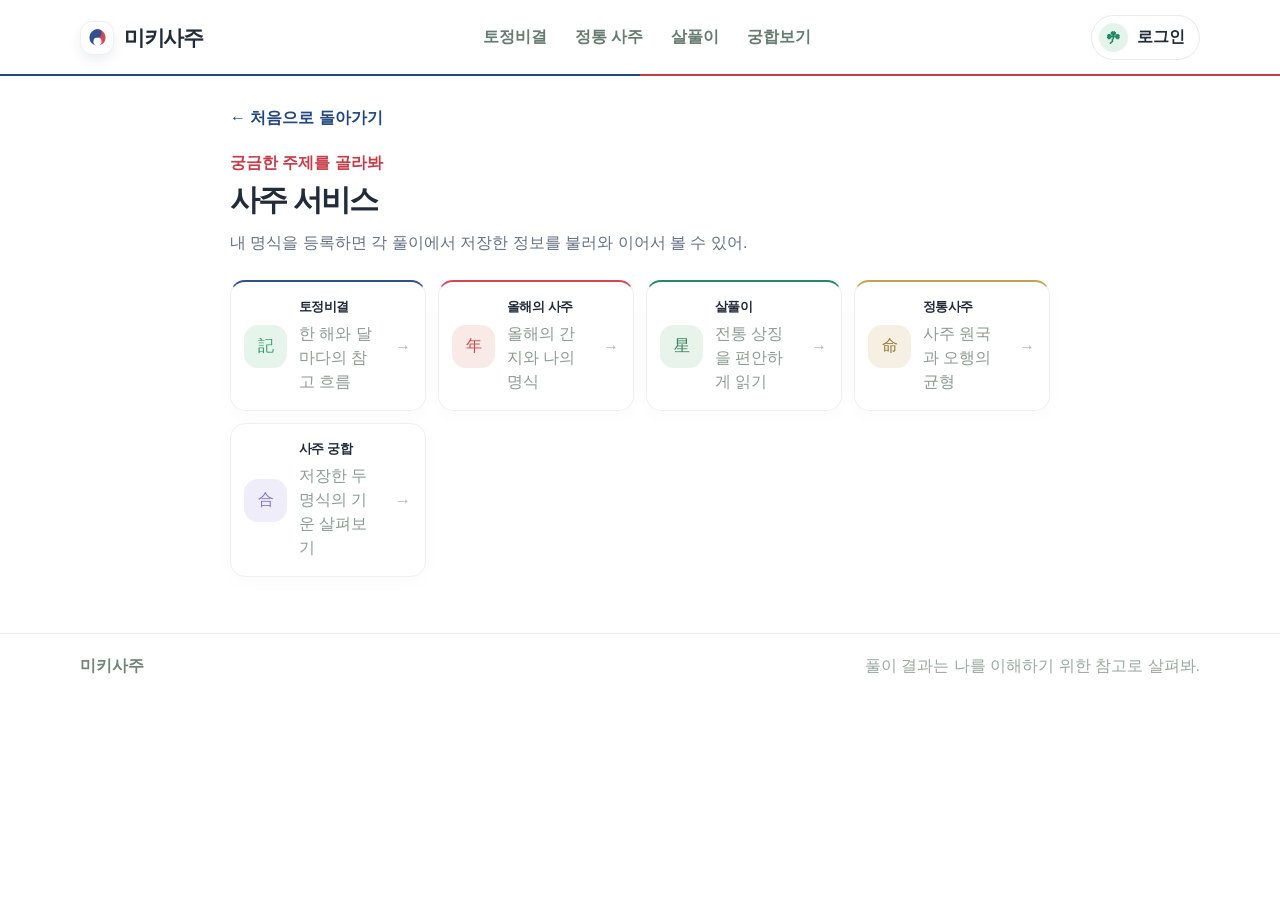
<file: html/services.html>
<!doctype html>
<html lang="ko">
<head>
  <meta charset="utf-8">
  <meta name="viewport" content="width=device-width, initial-scale=1">
  <meta name="theme-color" content="#f7f7f5">
  <title>사주 서비스 | 미키사주</title>
  <link rel="stylesheet" href="../css/style.css">
</head>
<body>
  <div class="app service-page-app">
    <header class="topbar"><div class="topbar-inner">
      <a class="brand" href="index.html" aria-label="미키사주 홈"><span class="brand-mark" aria-hidden="true"><svg viewBox="0 0 24 24" fill="none"><path d="M12 3.5a8.5 8.5 0 0 1 0 17 4.25 4.25 0 0 0 0-8.5 4.25 4.25 0 0 1 0-8.5Z" fill="#D74750"/><path d="M12 3.5a8.5 8.5 0 0 0 0 17 4.25 4.25 0 0 1 0-8.5 4.25 4.25 0 0 0 0-8.5Z" fill="#31518A"/></svg></span><span>미키사주</span></a>
      <nav class="top-links" aria-label="주요 메뉴"><a href="tojeong.html">토정비결</a><a href="classic-saju.html">정통 사주</a><a href="sal-pul-i.html">살풀이</a><a href="compatibility.html">궁합보기</a></nav>
      <a class="profile-button profile-link" id="home-member-link" data-site-member-link href="member.html"><span class="profile-avatar" aria-hidden="true">☘</span><span data-site-member-label>로그인</span></a>
    </div></header>
    <main class="service-page-main">
      <a class="service-back-link" href="index.html">← 처음으로 돌아가기</a>
      <section class="service-page-intro"><span class="result-eyebrow">궁금한 주제를 골라봐</span><h1>사주 서비스</h1><p>내 명식을 등록하면 각 풀이에서 저장한 정보를 불러와 이어서 볼 수 있어.</p></section>
      <div class="service-grid service-directory-grid">
        <a class="service-card service-card-toto" href="tojeong.html"><span class="service-icon mint" aria-hidden="true">記</span><span class="service-text"><strong>토정비결</strong><span>한 해와 달마다의 참고 흐름</span></span><span class="service-arrow" aria-hidden="true">→</span></a>
        <a class="service-card service-card-year" href="year-saju.html"><span class="service-icon lilac" aria-hidden="true">年</span><span class="service-text"><strong>올해의 사주</strong><span>올해의 간지와 나의 명식</span></span><span class="service-arrow" aria-hidden="true">→</span></a>
        <a class="service-card service-card-sal" href="sal-pul-i.html"><span class="service-icon peach" aria-hidden="true">星</span><span class="service-text"><strong>살풀이</strong><span>전통 상징을 편안하게 읽기</span></span><span class="service-arrow" aria-hidden="true">→</span></a>
        <a class="service-card service-card-classic" href="classic-saju.html"><span class="service-icon mint" aria-hidden="true">命</span><span class="service-text"><strong>정통사주</strong><span>사주 원국과 오행의 균형</span></span><span class="service-arrow" aria-hidden="true">→</span></a>
        <a class="service-card" href="compatibility.html"><span class="service-icon lilac" aria-hidden="true">合</span><span class="service-text"><strong>사주 궁합</strong><span>저장한 두 명식의 기운 살펴보기</span></span><span class="service-arrow" aria-hidden="true">→</span></a>
      </div>
    </main>
    <footer><div class="footer-inner"><span class="footer-brand">미키사주</span><span>풀이 결과는 나를 이해하기 위한 참고로 살펴봐.</span></div></footer>
  </div>
</body>
</html>
</file>
<file: css/style.css>
:root {
      color-scheme: light;
      --ink: #18382f;
      --muted: #80928a;
      --green: #258765;
      --green-dark: #176b50;
      --mint: #dff3e9;
      --line: #e8efea;
      --paper: #ffffff;
      --bg: #f5f9f6;
      --shadow: 0 16px 46px rgba(35, 82, 62, .08);
    }

    * { box-sizing: border-box; }
    body {
      margin: 0;
      background: var(--bg);
      color: var(--ink);
      font-family: Pretendard, -apple-system, BlinkMacSystemFont, "Segoe UI", "Noto Sans KR", sans-serif;
      -webkit-font-smoothing: antialiased;
    }
    button, input { font: inherit; }
    button { color: inherit; }
    a { color: inherit; text-decoration: none; }
    .app { min-height: 100vh; overflow: hidden; }
    .topbar {
      height: 76px;
      background: rgba(255,255,255,.88);
      border-bottom: 1px solid rgba(226,237,230,.8);
    }
    .topbar-inner, main, .footer-inner {
      width: min(1120px, calc(100% - 48px));
      margin: 0 auto;
    }
    .topbar-inner {
      height: 100%;
      display: flex;
      align-items: center;
      justify-content: space-between;
    }
    .brand { display: inline-flex; align-items: center; gap: 10px; font-weight: 800; letter-spacing: -.06em; font-size: 21px; }
    .brand-mark {
      width: 34px;
      height: 34px;
      display: grid;
      place-items: center;
      border-radius: 12px;
      color: white;
      background: linear-gradient(145deg, #79cba1, #258765);
      box-shadow: 0 5px 12px rgba(37,135,101,.2);
    }
    .brand-mark svg { width: 20px; height: 20px; }
    .top-links { display: flex; align-items: center; gap: 36px; color: #667b71; font-size: 14px; font-weight: 600; }
    .top-links a:hover { color: var(--green); }
    .profile-button {
      display: flex;
      align-items: center;
      gap: 9px;
      border: 1px solid var(--line);
      border-radius: 999px;
      background: white;
      padding: 7px 14px 7px 7px;
      font-size: 13px;
      font-weight: 700;
      cursor: pointer;
    }
    .profile-avatar {
      width: 29px; height: 29px; display: grid; place-items: center;
      border-radius: 50%; background: #e5f4eb; color: var(--green); font-size: 15px;
    }
    main { padding: 36px 0 72px; }
    .welcome { display: flex; justify-content: space-between; align-items: end; margin-bottom: 22px; }
    .eyebrow { display: flex; align-items: center; gap: 7px; color: var(--green); font-size: 12px; font-weight: 800; letter-spacing: .08em; }
    .eyebrow-dot { width: 6px; height: 6px; border-radius: 50%; background: #6ab68e; }
    h1 { font-size: clamp(25px, 3vw, 32px); letter-spacing: -.055em; line-height: 1.35; margin: 8px 0 0; font-weight: 750; }
    .date { display: flex; align-items: center; gap: 8px; color: #82948b; font-size: 13px; padding-bottom: 5px; }
    .date svg { width: 16px; height: 16px; }
    .hero {
      display: grid;
      grid-template-columns: 1.2fr .8fr;
      min-height: 338px;
      overflow: hidden;
      border-radius: 25px;
      background: linear-gradient(112deg, #e4f5eb 0%, #eff8f1 51%, #e5f3e9 100%);
      box-shadow: var(--shadow);
      position: relative;
      isolation: isolate;
    }
    .hero-copy { padding: 41px 0 39px 46px; position: relative; z-index: 1; }
    .today-label {
      display: inline-flex; align-items: center; gap: 7px;
      background: rgba(255,255,255,.73); border: 1px solid rgba(255,255,255,.8);
      border-radius: 999px; padding: 7px 11px; color: #49856b; font-size: 11px; font-weight: 750;
    }
    .today-label svg { width: 14px; height: 14px; }
    .hero h2 { max-width: 410px; margin: 18px 0 8px; font-size: clamp(28px, 3.5vw, 40px); letter-spacing: -.065em; line-height: 1.3; }
    .hero h2 em { font-style: normal; color: var(--green); }
    .hero-description { margin: 0; color: #667f72; font-size: 14px; line-height: 1.8; }
    .hero-actions { display: flex; align-items: center; gap: 17px; margin-top: 25px; }
    .primary-button {
      display: inline-flex; align-items: center; gap: 10px; border: 0; border-radius: 11px;
      padding: 13px 17px; color: white; background: var(--green); font-size: 13px; font-weight: 750;
      cursor: pointer; box-shadow: 0 7px 16px rgba(37,135,101,.18); transition: .2s ease;
    }
    .primary-button:hover { transform: translateY(-2px); background: var(--green-dark); }
    .primary-button svg { width: 15px; height: 15px; }
    .hero-note { color: #81978b; font-size: 11px; }
    .hero-art { display: grid; place-items: center; position: relative; min-width: 0; }
    .art-glow { position: absolute; width: 300px; height: 300px; border-radius: 50%; background: rgba(255,255,255,.45); }
    .orbit { position: absolute; width: 255px; height: 255px; border: 1px solid rgba(89,154,117,.18); border-radius: 50%; transform: rotate(-26deg) scaleY(.55); }
    .orbit::before, .orbit::after { content: ""; position: absolute; border-radius: 50%; background: #81c29b; }
    .orbit::before { width: 7px; height: 7px; top: 28px; left: 42px; }
    .orbit::after { width: 5px; height: 5px; right: 35px; bottom: 26px; background: #c4a46b; }
    .sun-disc {
      width: 171px; height: 171px; border-radius: 50%; display: grid; place-items: center;
      background: radial-gradient(circle at 34% 28%, #fffbe7 0, #f7e9b9 46%, #e4c982 100%);
      box-shadow: 0 16px 40px rgba(162,143,87,.16), inset -10px -10px 22px rgba(176,146,67,.08);
      position: relative;
    }
    .sun-disc::before { content: ""; position: absolute; inset: 13px; border: 1px solid rgba(168,142,75,.22); border-radius: 50%; }
    .sun-symbol { width: 76px; height: 76px; color: #9c884c; }
    .spark { position: absolute; color: #8bbd91; font-size: 22px; }
    .spark.one { top: 58px; right: 54px; }
    .spark.two { bottom: 63px; left: 48px; font-size: 15px; color: #c1a566; }
    .floating-leaf { position: absolute; width: 46px; height: 46px; display: grid; place-items: center; border-radius: 15px; background: rgba(255,255,255,.76); box-shadow: 0 9px 20px rgba(47,101,68,.08); }
    .floating-leaf svg { width: 22px; height: 22px; color: #68a77b; }
    .leaf-one { right: 8%; top: 22%; transform: rotate(12deg); }
    .leaf-two { left: 8%; bottom: 21%; transform: rotate(-16deg); width: 38px; height: 38px; }
    .section-heading { display: flex; align-items: end; justify-content: space-between; margin: 38px 0 16px; }
    .section-heading h2 { margin: 0; font-size: 19px; letter-spacing: -.045em; }
    .section-heading p { margin: 5px 0 0; font-size: 12px; color: var(--muted); }
    .text-link { display: inline-flex; align-items: center; gap: 5px; color: #6f897c; font-size: 12px; font-weight: 650; }
    .text-link svg { width: 14px; height: 14px; }
    .service-grid { display: grid; grid-template-columns: repeat(3, 1fr); gap: 15px; }
    .service-card {
      min-height: 133px; display: flex; align-items: center; gap: 17px; padding: 21px;
      border: 1px solid #edf2ee; border-radius: 17px; background: var(--paper);
      text-align: left; cursor: pointer; box-shadow: 0 5px 18px rgba(38,80,57,.025); transition: .2s ease;
    }
    .service-card:hover { border-color: #cfe8d8; transform: translateY(-3px); box-shadow: var(--shadow); }
    .service-icon { flex: 0 0 52px; height: 52px; display: grid; place-items: center; border-radius: 17px; }
    .service-icon svg { width: 25px; height: 25px; }
    .service-icon.mint { background: #e5f5eb; color: #3c9b70; }
    .service-icon.lilac { background: #f0edfa; color: #8b7ac1; }
    .service-icon.peach { background: #fff0e4; color: #d18f57; }
    .service-text { flex: 1; min-width: 0; }
    .service-text strong { display: block; margin-bottom: 6px; font-size: 15px; letter-spacing: -.04em; }
    .service-text span { color: #8c9b93; font-size: 11px; line-height: 1.5; }
    .service-arrow { width: 17px; height: 17px; color: #a8b7ae; }
    .lower-grid { display: grid; grid-template-columns: 1.25fr .75fr; gap: 15px; margin-top: 27px; }
    .fortune-card, .tip-card { border: 1px solid #edf2ee; border-radius: 18px; background: white; }
    .fortune-card { padding: 22px 23px 19px; }
    .fortune-top { display: flex; justify-content: space-between; align-items: start; }
    .fortune-top h3, .tip-card h3 { margin: 0; font-size: 15px; letter-spacing: -.04em; }
    .fortune-top p { margin: 5px 0 0; color: #99a79f; font-size: 11px; }
    .fortune-badge { border-radius: 999px; padding: 6px 9px; background: #eef8f1; color: #4a9470; font-size: 10px; font-weight: 750; }
    .tabs { display: flex; gap: 5px; margin: 17px 0 12px; padding: 4px; width: fit-content; border-radius: 10px; background: #f5f8f5; }
    .tab { border: 0; border-radius: 7px; background: transparent; padding: 7px 12px; color: #819088; font-size: 11px; cursor: pointer; }
    .tab[aria-selected="true"] { color: var(--green); background: white; box-shadow: 0 2px 5px rgba(35,77,54,.07); font-weight: 750; }
    .fortune-copy { min-height: 46px; color: #687c71; font-size: 12px; line-height: 1.85; }
    .tip-card { padding: 22px; background: linear-gradient(140deg, #fff 0%, #f0f8f1 100%); position: relative; overflow: hidden; }
    .tip-card::after { content: "✦"; position: absolute; right: 20px; bottom: -31px; color: rgba(114,170,125,.12); font-size: 114px; line-height: 1; }
    .tip-heading { display: flex; align-items: center; gap: 8px; }
    .tip-heading svg { width: 18px; height: 18px; color: #c5a957; }
    .tip-card p { max-width: 240px; margin: 13px 0 16px; color: #72857a; font-size: 12px; line-height: 1.8; position: relative; z-index: 1; }
    .lucky-color { display: inline-flex; align-items: center; gap: 7px; color: #687d71; font-size: 11px; font-weight: 650; }
    .color-dot { width: 16px; height: 16px; border-radius: 50%; background: #9ccbaa; box-shadow: inset -2px -2px 4px rgba(0,0,0,.08); }
    footer { border-top: 1px solid #e9efeb; color: #9aa8a0; font-size: 11px; }
    .footer-inner { padding: 22px 0 30px; display: flex; justify-content: space-between; gap: 20px; }
    .footer-brand { color: #71847a; font-weight: 750; }
    .bottom-nav { display: none; }
    dialog {
      width: min(420px, calc(100% - 32px)); border: 0; border-radius: 20px; padding: 26px;
      color: var(--ink); box-shadow: 0 25px 80px rgba(19,51,37,.25);
    }
    dialog::backdrop { background: rgba(18,44,33,.38); backdrop-filter: blur(3px); }
    .dialog-head { display: flex; justify-content: space-between; align-items: start; }
    .dialog-head h2 { margin: 0; font-size: 20px; letter-spacing: -.05em; }
    .dialog-head p { margin: 7px 0 18px; color: var(--muted); font-size: 12px; }
    .close-button { border: 0; background: #f3f7f3; border-radius: 50%; width: 30px; height: 30px; cursor: pointer; font-size: 18px; line-height: 1; }
    .form-label { display: block; margin: 12px 0 7px; font-size: 12px; font-weight: 700; }
    .optional-label { color: #9aa89f; font-weight: 400; }
    .birth-input { width: 100%; border: 1px solid #dfe9e2; border-radius: 10px; padding: 12px; color: var(--ink); outline: none; }
    .birth-input:focus { border-color: #70b58c; box-shadow: 0 0 0 3px #e7f5eb; }
    .form-hint { margin: 8px 0 18px; color: #91a097; font-size: 11px; }
    .dialog-submit { width: 100%; justify-content: center; }
    .toast {
      position: fixed; z-index: 5; left: 50%; bottom: 25px; transform: translate(-50%, 15px);
      padding: 12px 18px; border-radius: 999px; color: white; background: #244c3b; font-size: 12px;
      opacity: 0; pointer-events: none; transition: .2s ease;
    }
    .toast.show { opacity: 1; transform: translate(-50%, 0); }

    @media (max-width: 760px) {
      .topbar { height: 64px; }
      .topbar-inner, main, .footer-inner { width: min(100% - 36px, 560px); }
      .top-links { display: none; }
      .profile-button { padding: 5px; border: 0; background: transparent; }
      .profile-button span:last-child { display: none; }
      main { padding: 28px 0 92px; }
      .welcome { margin-bottom: 17px; }
      .date { font-size: 11px; gap: 5px; }
      .hero { min-height: 0; grid-template-columns: 1fr; border-radius: 21px; }
      .hero-copy { padding: 27px 25px 26px; }
      .hero h2 { max-width: 340px; margin-top: 15px; font-size: 30px; }
      .hero-description { font-size: 12px; }
      .hero-art { min-height: 190px; margin-top: -9px; }
      .art-glow { width: 210px; height: 210px; }
      .orbit { width: 185px; height: 185px; }
      .sun-disc { width: 125px; height: 125px; }
      .sun-symbol { width: 58px; height: 58px; }
      .spark.one { top: 18px; right: calc(50% - 100px); }
      .spark.two { bottom: 28px; left: calc(50% - 105px); }
      .leaf-one { right: calc(50% - 125px); top: 28%; }
      .leaf-two { left: calc(50% - 126px); bottom: 20%; }
      .section-heading { margin-top: 29px; }
      .service-grid { grid-template-columns: 1fr; gap: 9px; }
      .service-card { min-height: 87px; padding: 15px; border-radius: 14px; gap: 13px; }
      .service-icon { flex-basis: 46px; height: 46px; border-radius: 14px; }
      .service-text strong { font-size: 14px; margin-bottom: 4px; }
      .lower-grid { grid-template-columns: 1fr; gap: 10px; margin-top: 21px; }
      .fortune-card, .tip-card { padding: 19px; }
      .footer-inner { flex-direction: column; gap: 6px; padding-bottom: 25px; }
      .bottom-nav {
        position: fixed; z-index: 3; display: grid; grid-template-columns: repeat(4, 1fr);
        left: 0; right: 0; bottom: 0; padding: 9px 12px calc(9px + env(safe-area-inset-bottom));
        border-top: 1px solid #e9efeb; background: rgba(255,255,255,.96); backdrop-filter: blur(12px);
      }
      .bottom-nav a { display: grid; justify-items: center; gap: 4px; color: #8a9a91; font-size: 9px; }
      .bottom-nav a.active { color: var(--green); font-weight: 750; }
      .bottom-nav svg { width: 19px; height: 19px; }
    }
    @media (max-width: 390px) {
      .topbar-inner, main, .footer-inner { width: calc(100% - 28px); }
      h1 { font-size: 25px; }
      .date { font-size: 10px; }
      .hero-copy { padding-left: 20px; padding-right: 20px; }
      .hero h2 { font-size: 27px; }
      .hero-note { font-size: 10px; }
    }
    @media (prefers-reduced-motion: reduce) {
      *, *::before, *::after { scroll-behavior: auto !important; transition-duration: .01ms !important; }
    }

    :root {
      --ink: #202a3b;
      --muted: #7f8998;
      --green: #258765;
      --green-dark: #176b50;
      --mint: #e3f2e9;
      --line: #e7e9ed;
      --paper: #fff;
      --bg: #f7f7f5;
      --shadow: 0 16px 46px rgba(32, 42, 59, .08);
      --flag-blue: #31518a;
      --flag-red: #d74750;
    }
    body { background: var(--bg); color: var(--ink); }
    .topbar { background: rgba(255,255,255,.94); border-bottom-color: #e9eaed; }
    .brand-mark { background: #fff; color: white; border: 1px solid #edf0f3; box-shadow: 0 5px 12px rgba(41,55,83,.08); }
    .brand-mark svg { width: 23px; height: 23px; }
    .hero {
      min-height: 364px;
      grid-template-columns: 1.1fr .9fr;
      background: linear-gradient(112deg, #263f72 0%, #263b68 55%, #334c7b 100%);
      box-shadow: 0 18px 44px rgba(38,59,104,.17);
    }
    .hero::before {
      content: "";
      position: absolute;
      width: 460px;
      height: 460px;
      right: -170px;
      top: -240px;
      border: 1px solid rgba(255,255,255,.08);
      border-radius: 50%;
      box-shadow: 0 0 0 36px rgba(255,255,255,.025), 0 0 0 72px rgba(255,255,255,.018);
      z-index: -1;
    }
    .hero-copy { padding-top: 48px; padding-bottom: 45px; }
    .today-label { color: #f3dfb0; background: rgba(255,255,255,.09); border-color: rgba(255,255,255,.16); }
    .hero h2 { color: #fff; }
    .hero h2 em { color: #c8ecd8; }
    .hero-description { color: rgba(255,255,255,.75); }
    .hero-note { color: rgba(255,255,255,.63); }
    .hero .primary-button { color: #243d70; background: #fff; box-shadow: 0 7px 18px rgba(8,19,44,.16); }
    .hero .primary-button:hover { color: white; background: var(--green); }
    .hero-art { display: flex; flex-direction: column; align-items: center; justify-content: center; gap: 40px; }
    .art-glow { width: 250px; height: 250px; background: rgba(255,255,255,.055); }
    .taiji-frame {
      position: relative;
      width: 212px;
      height: 212px;
      display: grid;
      place-items: center;
      border: 1px solid rgba(236,218,171,.58);
      border-radius: 50%;
      box-shadow: 0 0 0 11px rgba(255,255,255,.035), inset 0 0 25px rgba(255,255,255,.045);
    }
    .taiji-frame::before, .taiji-frame::after {
      content: "";
      position: absolute;
      inset: 13px;
      border: 1px solid rgba(255,255,255,.12);
      border-radius: 50%;
    }
    .taiji-frame::after { inset: -9px; border-color: rgba(236,218,171,.13); }
    .taiji-symbol { width: 118px; height: 118px; border-radius: 50%; box-shadow: 0 10px 30px rgba(5,14,34,.25); }
    .trigram {
      position: absolute;
      z-index: 1;
      color: #f1dfb6;
      font-family: "Noto Serif KR", "Batang", serif;
      font-size: 22px;
      line-height: 1;
    }
    .trigram-top { top: 15px; left: 50%; transform: translateX(-50%); }
    .trigram-right { right: 15px; top: 50%; transform: translateY(-50%); }
    .trigram-bottom { bottom: 15px; left: 50%; transform: translateX(-50%); }
    .trigram-left { left: 15px; top: 50%; transform: translateY(-50%); }
    .hero-art-caption { display: flex; align-items: center; gap: 9px; color: #f0dfb8; font-family: "Noto Serif KR", "Batang", serif; font-size: 13px; }
    .hero-art-caption i { width: 1px; height: 12px; background: rgba(240,223,184,.45); }
    .hero-art-caption small { margin-left: 5px; color: rgba(255,255,255,.58); font-family: inherit; font-size: 10px; }
    .section-heading { margin-top: 35px; }
    .section-kicker, .mini-kicker { color: var(--flag-blue); font-family: "Noto Serif KR", "Batang", serif; font-size: 11px; font-weight: 700; letter-spacing: .09em; }
    .saju-dashboard { display: grid; grid-template-columns: 1.45fr .75fr; gap: 15px; }
    .pillars-card, .elements-card {
      border: 1px solid #e7e8eb;
      border-radius: 18px;
      background: #fff;
      box-shadow: 0 7px 22px rgba(32,42,59,.035);
    }
    .pillars-card { padding: 22px 23px 18px; background: linear-gradient(145deg, #fff 0%, #fbfaf6 100%); }
    .pillars-heading, .elements-heading { display: flex; align-items: center; justify-content: space-between; }
    .pillars-heading h3, .elements-heading h3 { margin: 4px 0 0; font-size: 17px; letter-spacing: -.045em; }
    .unregistered { border: 1px solid #e6e8ed; border-radius: 999px; padding: 6px 9px; color: #7c8797; font-size: 10px; }
    .pillars-grid { display: grid; grid-template-columns: repeat(4, 1fr); margin-top: 17px; border: 1px solid #ebe8df; border-radius: 12px; overflow: hidden; background: #fff; }
    .pillar { display: grid; justify-items: center; gap: 4px; padding: 12px 8px 10px; border-right: 1px solid #eeeae2; }
    .pillar:last-child { border-right: 0; }
    .pillar-name { color: #758093; font-size: 11px; }
    .pillar strong { color: #bdc3cb; font-family: "Noto Serif KR", "Batang", serif; font-size: 30px; font-weight: 500; line-height: 1.15; }
    .pillar-hanja { color: #b4ac99; font-family: "Noto Serif KR", "Batang", serif; font-size: 10px; }
    .pillars-bottom { display: flex; align-items: center; justify-content: space-between; gap: 12px; margin-top: 14px; color: #8993a0; font-size: 10px; }
    .inline-action { flex: 0 0 auto; display: inline-flex; align-items: center; gap: 5px; border: 0; padding: 0; color: var(--flag-blue); background: transparent; font-size: 11px; font-weight: 750; cursor: pointer; }
    .inline-action:hover { color: var(--flag-red); }
    .elements-card { padding: 22px; background: linear-gradient(150deg, #fff 0%, #f6f8fb 100%); }
    .elements-mark { color: #d8dce3; font-family: "Noto Serif KR", "Batang", serif; font-size: 22px; }
    .elements-list { display: grid; grid-template-columns: repeat(5, 1fr); gap: 7px; margin-top: 20px; }
    .element-item { display: grid; justify-items: center; gap: 5px; color: #798392; font-size: 10px; }
    .element-hanja { width: 34px; height: 34px; display: grid; place-items: center; border-radius: 50%; background: #f2f5f8; color: var(--flag-blue); font-family: "Noto Serif KR", "Batang", serif; font-size: 16px; }
    .element-item.wood .element-hanja { color: #477c53; background: #e9f3e8; }
    .element-item.fire .element-hanja { color: #c94c4e; background: #f9e9e7; }
    .element-item.earth .element-hanja { color: #aa8136; background: #f6f0df; }
    .element-item.metal .element-hanja { color: #667486; background: #edf0f3; }
    .element-item.water .element-hanja { color: #31518a; background: #e8edf6; }
    .elements-note { margin: 13px 0 0; color: #8993a0; font-size: 10px; line-height: 1.6; }
    .service-grid { grid-template-columns: repeat(4, minmax(0, 1fr)); gap: 12px; }
    .service-card { min-height: 119px; gap: 12px; padding: 16px 13px; border-radius: 15px; }
    .service-card-toto { border-top: 2px solid #31518a; }
    .service-card-year { border-top: 2px solid #d74750; }
    .service-card-sal { border-top: 2px solid #258765; }
    .service-card-classic { border-top: 2px solid #c4a252; }
    .service-icon { flex-basis: 43px; height: 43px; border-radius: 14px; }
    .service-text strong { font-size: 13px; }
    .service-text span { font-size: 10px; }
    .service-card-year .service-icon { background: #f9e9e7; color: #c94c4e; }
    .service-card-sal .service-icon { background: #e8f3eb; color: #37835b; }
    .service-card-classic .service-icon { background: #f5f0e3; color: #997735; }
    .fortune-badge { background: #edf1f8; color: var(--flag-blue); }
    .tip-card::after { color: rgba(49,81,138,.08); }
    .color-dot { background: #80b18e; }
    .service-dialog-content { padding-top: 1px; }
    #service-dialog { border-top: 3px solid var(--flag-red); }
    #service-dialog .dialog-head { gap: 14px; }
    #service-dialog .dialog-head h2 { margin-top: 5px; }
    #service-dialog .dialog-head p { line-height: 1.8; }
    .service-dialog-note { margin: 0 0 16px; color: #8b94a0; font-size: 11px; line-height: 1.7; }

    @media (max-width: 900px) {
      .service-grid { grid-template-columns: repeat(2, minmax(0, 1fr)); }
      .saju-dashboard { grid-template-columns: 1fr; }
      .elements-card { padding: 19px 22px; }
      .elements-list { max-width: 360px; }
    }
    @media (max-width: 760px) {
      .hero { grid-template-columns: 1fr; }
      .hero-copy { padding: 30px 25px 24px; }
      .hero-art { min-height: 302px; margin-top: 0; padding: 30px 0 20px; gap: 52px; }
      .taiji-frame { width: 184px; height: 184px; }
      .taiji-symbol { width: 102px; height: 102px; }
      .trigram-top { top: 12px; }
      .trigram-right { right: 12px; }
      .trigram-bottom { bottom: 12px; }
      .trigram-left { left: 12px; }
      .hero-art-caption { font-size: 12px; }
      .service-card { min-height: 100px; padding: 14px; }
      .service-icon { flex-basis: 43px; height: 43px; }
      .section-heading { margin-top: 29px; }
      .story-banner { grid-template-columns: 44px minmax(0, 1fr); gap: 12px; padding: 18px 16px; }
      .story-seal { width: 42px; height: 42px; font-size: 11px; }
      .story-copy h2 { font-size: 14px; line-height: 1.55; }
      .story-copy p { font-size: 10px; }
      .story-button { grid-column: 2; justify-self: start; padding: 9px 11px; font-size: 10px; }
    }
    .zodiac-ring { position: absolute; inset: -27px; z-index: 2; pointer-events: none; }
    .zodiac-token {
      position: absolute;
      width: 29px;
      height: 29px;
      display: grid;
      place-items: center;
      transform: translate(-50%, -50%);
      border: 1px solid #e5e7eb;
      border-radius: 50%;
      background: rgba(255,255,255,.97);
      color: #303744;
      box-shadow: 0 3px 9px rgba(32,42,59,.09);
      font-family: "Noto Serif KR", "Batang", serif;
      font-size: 13px;
      font-weight: 650;
    }
    .zodiac-token:nth-child(3n + 1) { border-color: rgba(198,61,73,.4); color: var(--flag-red); }
    .zodiac-token:nth-child(3n + 2) { border-color: rgba(36,71,127,.36); color: var(--flag-blue); }
    .zodiac-token:nth-child(1) { left: 50%; top: 0; }
    .zodiac-token:nth-child(2) { left: 75%; top: 7%; }
    .zodiac-token:nth-child(3) { left: 93%; top: 25%; }
    .zodiac-token:nth-child(4) { left: 100%; top: 50%; }
    .zodiac-token:nth-child(5) { left: 93%; top: 75%; }
    .zodiac-token:nth-child(6) { left: 75%; top: 93%; }
    .zodiac-token:nth-child(7) { left: 50%; top: 100%; }
    .zodiac-token:nth-child(8) { left: 25%; top: 93%; }
    .zodiac-token:nth-child(9) { left: 7%; top: 75%; }
    .zodiac-token:nth-child(10) { left: 0; top: 50%; }
    .zodiac-token:nth-child(11) { left: 7%; top: 25%; }
    .zodiac-token:nth-child(12) { left: 25%; top: 7%; }

    #birth-dialog {
      position: relative;
      width: min(520px, calc(100% - 32px));
      max-height: calc(100% - 32px);
      overflow-y: auto;
      border: 1px solid #e6e9ef;
      border-radius: 24px;
      padding: 34px 36px 30px;
      background: linear-gradient(145deg, #fff 0%, #fbfbfa 100%);
    }
    #birth-dialog::before {
      content: "";
      position: absolute;
      top: 0;
      left: 0;
      right: 0;
      height: 5px;
      background: linear-gradient(to right, var(--flag-blue) 0 50%, var(--flag-red) 50% 100%);
    }
    #birth-dialog .mini-kicker { display: block; margin-bottom: 7px; }
    #birth-dialog .dialog-head h2 { font-size: 22px; }
    #birth-dialog .birth-input { background: #fff; }
    #birth-dialog input[type="date"],
    #birth-dialog input[type="time"] {
      cursor: text;
      text-align: left;
    }
    #birth-dialog input[type="date"]::-webkit-calendar-picker-indicator,
    #birth-dialog input[type="time"]::-webkit-calendar-picker-indicator { cursor: pointer; }
    .leap-month-option {
      display: flex;
      width: fit-content;
      align-items: center;
      gap: 8px;
      margin-top: 10px;
      color: #596678;
      font-size: 12px;
      cursor: pointer;
    }
    .leap-month-option[hidden] { display: none; }
    .leap-month-option input { accent-color: var(--flag-blue); }
    .form-hint { line-height: 1.7; }
    #birth-dialog .dialog-submit { width: 100%; min-height: 54px; justify-content: center; margin-top: 3px; font-size: 14px; }
    #birth-dialog .form-label { margin-top: 17px; font-size: 13px; }
    #birth-dialog .birth-input { min-height: 56px; padding: 13px 15px; border-color: #e2e8e4; border-radius: 13px; color: #344154; font-size: 15px; }
    #birth-dialog .birth-input:focus { border-color: var(--flag-blue); box-shadow: 0 0 0 3px rgba(36,71,127,.1); }
    #birth-dialog .dialog-head p { line-height: 1.8; }
    #birth-dialog .close-button { flex: 0 0 34px; width: 34px; height: 34px; color: #374153; }
    #birth-dialog .form-hint { margin: 13px 0 16px; }
    #birth-dialog .dialog-submit { background: var(--flag-blue); }
    #birth-dialog .dialog-submit:hover { background: var(--flag-red); }
    .choice-buttons { display: flex; gap: 7px; }
    .choice-button {
      min-width: 88px;
      border: 1px solid #e0e5eb;
      border-radius: 11px;
      padding: 10px 17px;
      color: #748092;
      background: #fff;
      font-size: 13px;
      font-weight: 700;
      cursor: pointer;
      transition: .18s ease;
    }
    .choice-button:hover { border-color: #b9c7dc; }
    .choice-button.is-selected {
      border-color: var(--flag-blue);
      color: var(--flag-blue);
      background: #edf2f8;
      box-shadow: inset 0 0 0 1px rgba(36,71,127,.08);
    }
    .numeric-date-fields { display: grid; grid-template-columns: 1.4fr 1fr 1fr; gap: 8px; }
    .numeric-field {
      min-width: 0;
      min-height: 54px;
      display: flex;
      align-items: center;
      gap: 5px;
      border: 1px solid #e2e8e4;
      border-radius: 12px;
      padding: 0 12px;
      background: #fff;
      color: #748092;
      font-size: 13px;
    }
    .numeric-field:focus-within { border-color: var(--flag-blue); box-shadow: 0 0 0 3px rgba(36,71,127,.1); }
    .numeric-field input {
      width: 100%;
      min-width: 0;
      border: 0;
      outline: 0;
      padding: 12px 0;
      color: #344154;
      background: transparent;
      text-align: center;
      font-size: 16px;
      font-variant-numeric: tabular-nums;
      cursor: text;
    }
    .numeric-field input::placeholder { color: #a1a9b4; opacity: 1; }
    .birth-time-controls { display: flex; align-items: center; gap: 14px; }
    .time-period-buttons { flex: 0 0 auto; }
    .time-period-buttons .choice-button { min-width: 63px; padding: 10px 12px; }
    .numeric-time-fields { display: flex; flex: 1; align-items: center; gap: 7px; }
    .numeric-time-fields .numeric-field { flex: 1; }
    .time-separator { color: var(--flag-blue); font-weight: 800; }
    .visually-hidden {
      position: absolute;
      width: 1px;
      height: 1px;
      padding: 0;
      margin: -1px;
      overflow: hidden;
      clip: rect(0,0,0,0);
      white-space: nowrap;
      border: 0;
    }
    #birth-dialog .dialog-submit {
      background: linear-gradient(110deg, var(--flag-blue) 0%, #31518a 62%, var(--flag-red) 100%);
    }
    #birth-dialog .dialog-submit:hover { filter: brightness(.94); }

    .result-main { padding-top: 43px; }
    .result-intro { margin: 0 0 23px; }
    .result-eyebrow { color: var(--flag-red); font-size: 12px; font-weight: 750; }
    .result-intro h1 { margin-top: 9px; }
    .result-intro p { margin: 8px 0 0; color: #778293; font-size: 13px; line-height: 1.8; }
    .result-home-link { color: var(--flag-blue); font-size: 12px; font-weight: 700; }
    .result-chart-card, .day-master-card, .result-elements-card, .reading-card, .result-empty {
      border: 1px solid #e7e8eb;
      border-radius: 18px;
      background: #fff;
      box-shadow: 0 7px 22px rgba(32,42,59,.035);
    }
    .result-chart-card, .result-elements-card { padding: 24px; }
    .result-section-heading { display: flex; justify-content: space-between; align-items: center; gap: 16px; }
    .result-section-heading h2 { margin: 5px 0 0; font-size: 20px; letter-spacing: -.045em; }
    .result-birth-date { color: #788394; font-size: 11px; text-align: right; }
    .result-pillars { display: grid; grid-template-columns: repeat(4, 1fr); gap: 10px; margin-top: 20px; }
    .result-pillar {
      min-height: 176px;
      display: flex;
      flex-direction: column;
      align-items: center;
      justify-content: center;
      padding: 15px 10px;
      border: 1px solid #e8e9ed;
      border-radius: 13px;
      background: linear-gradient(180deg, #fff 0%, #f9fafb 100%);
    }
    .result-pillar-label { color: #778293; font-size: 11px; }
    .pillar-ganzhi { margin-top: 15px; font-family: "Noto Serif KR", "Batang", serif; font-size: 33px; line-height: 1.2; font-weight: 700; letter-spacing: .12em; }
    .pillar-ganzhi.목 { color: #438253; }
    .pillar-ganzhi.화 { color: var(--flag-red); }
    .pillar-ganzhi.토 { color: #ad843d; }
    .pillar-ganzhi.금 { color: #737e8c; }
    .pillar-ganzhi.수 { color: var(--flag-blue); }
    .pillar-korean-reading { margin-top: 3px; color: #748092; font-size: 11px; letter-spacing: .05em; }
    .pillar-animal { margin-top: 5px; color: #778293; font-size: 10px; }
    .pillar-relation { margin-top: 8px; border-radius: 999px; padding: 4px 8px; color: var(--flag-blue); background: #eef2f8; font-size: 9px; }
    .result-pillar-unknown { border-style: dashed; background: #fafafa; }
    .unknown-pillar-mark { margin: 16px 0 9px; color: #a2aab5; font-size: 19px; }
    .chart-explainer { margin: 15px 0 0; color: #818b99; font-size: 11px; line-height: 1.8; }
    .day-master-card {
      margin-top: 15px;
      padding: 25px 27px;
      color: #fff;
      background: linear-gradient(115deg, #263f72, #31518a);
      border-color: #263f72;
    }
    .day-master-card .mini-kicker { color: #e8d6ab; }
    .day-master-card h2 { margin: 8px 0 4px; font-size: 23px; letter-spacing: -.045em; }
    .day-master-quality { margin: 0; color: #d8e0ef; font-size: 12px; }
    .day-master-description { max-width: 820px; margin: 13px 0 0; color: rgba(255,255,255,.86); font-size: 13px; line-height: 1.9; }
    .result-elements-card { margin-top: 15px; }
    .element-summary { margin: 14px 0 18px; color: #606d7d; font-size: 12px; line-height: 1.85; }
    .result-element-list { display: grid; gap: 11px; }
    .result-element-row { display: grid; grid-template-columns: 30px 1fr 48px; align-items: center; gap: 10px; }
    .result-element-name { display: grid; width: 27px; height: 27px; place-items: center; border-radius: 50%; color: var(--flag-blue); background: #eef2f8; font-family: "Noto Serif KR", "Batang", serif; font-size: 13px; font-weight: 700; }
    .result-element-row.목 .result-element-name { color: #438253; background: #eaf3eb; }
    .result-element-row.화 .result-element-name { color: var(--flag-red); background: #faeded; }
    .result-element-row.토 .result-element-name { color: #ad843d; background: #f7f1e4; }
    .result-element-row.금 .result-element-name { color: #737e8c; background: #eef0f2; }
    .element-track { height: 8px; overflow: hidden; border-radius: 99px; background: #eff1f3; }
    .element-bar { display: block; height: 100%; border-radius: inherit; background: var(--flag-blue); }
    .result-element-row.목 .element-bar { background: #6f9f70; }
    .result-element-row.화 .element-bar { background: var(--flag-red); }
    .result-element-row.토 .element-bar { background: #c4a252; }
    .result-element-row.금 .element-bar { background: #929ba7; }
    .result-element-count { color: #788394; font-size: 10px; text-align: right; }
    .element-method-note { margin: 15px 0 0; color: #8b94a0; font-size: 10px; line-height: 1.8; }
    .reading-section { margin-top: 34px; }
    .reading-section > .result-section-heading { margin-bottom: 16px; }
    .reading-grid { display: grid; grid-template-columns: repeat(2, minmax(0, 1fr)); gap: 12px; }
    .reading-card { padding: 20px 21px; }
    .reading-card-wide { grid-column: 1 / -1; }
    .reading-kicker { color: var(--flag-blue); font-size: 10px; font-weight: 700; }
    .reading-card h3 { margin: 8px 0 9px; font-size: 15px; letter-spacing: -.035em; }
    .reading-pillar-title { display: grid; justify-items: start; gap: 2px; }
    .reading-korean-reading { color: #788394; font-size: 10px; font-weight: 500; letter-spacing: .035em; }
    .reading-card p { margin: 7px 0 0; color: #657183; font-size: 12px; line-height: 1.9; }
    .reading-pillars { color: #445267 !important; }
    .reading-relation { border-top: 1px solid #eef0f2; padding-top: 8px; color: #818b99 !important; font-size: 10px !important; }
    .element-story { padding-left: 10px; border-left: 2px solid #91b794; }
    .element-story.화 { border-color: var(--flag-red); }
    .element-story.토 { border-color: #c4a252; }
    .element-story.금 { border-color: #929ba7; }
    .element-story.수 { border-color: var(--flag-blue); }
    .result-disclaimer { margin: 18px 0 0; color: #9099a5; font-size: 10px; line-height: 1.8; }
    .result-empty { padding: 44px 24px; text-align: center; }
    .empty-taiji { width: 64px; height: 64px; display: grid; place-items: center; margin: 0 auto 16px; border: 4px solid var(--flag-blue); border-radius: 50%; color: var(--flag-red); font-family: "Noto Serif KR", "Batang", serif; font-size: 16px; }
    .result-empty h2 { margin: 0; font-size: 19px; }
    .result-empty p { margin: 9px 0 19px; color: #778293; font-size: 12px; line-height: 1.8; }
    .result-return-button { display: inline-flex; text-decoration: none; }

    .saju-focus {
      position: relative;
      margin: 31px 0 0;
      padding: 9px 20px 21px;
      overflow: hidden;
      border: 1px solid #e4e8ee;
      border-radius: 21px;
      background: linear-gradient(145deg, #fff 0%, #fbfcfe 57%, #f7f9fc 100%);
      box-shadow: 0 13px 34px rgba(36,71,127,.07);
    }
    .saju-focus::before {
      content: "";
      position: absolute;
      top: 0;
      left: 0;
      right: 0;
      height: 3px;
      background: linear-gradient(to right, var(--flag-blue) 0 50%, var(--flag-red) 50% 100%);
    }
    .saju-focus .section-heading { margin-top: 27px; }
    .saju-focus .pillars-card, .saju-focus .elements-card { box-shadow: 0 8px 20px rgba(32,42,59,.045); }
    .story-banner {
      display: grid;
      grid-template-columns: 58px minmax(0, 1fr) auto;
      align-items: center;
      gap: 20px;
      margin-top: 24px;
      padding: 24px 28px;
      overflow: hidden;
      border: 1px solid #e8e9ec;
      border-radius: 18px;
      background:
        radial-gradient(circle at 95% 0%, rgba(198,61,73,.07), transparent 34%),
        linear-gradient(110deg, #f7f8fa, #fff 55%, #f8f9fb);
    }
    .story-seal {
      width: 56px;
      height: 56px;
      display: grid;
      align-content: center;
      justify-items: center;
      border: 1px solid rgba(36,71,127,.38);
      border-radius: 50%;
      color: var(--flag-blue);
      background: #fff;
      box-shadow: inset 0 0 0 4px #f0f3f8;
      font-family: "Noto Serif KR", "Batang", serif;
      font-size: 13px;
      font-weight: 800;
      line-height: 1.25;
      transform: rotate(-8deg);
    }
    .story-seal i { color: var(--flag-red); font-style: normal; }
    .story-kicker { color: var(--flag-red); font-size: 10px; font-weight: 750; }
    .story-copy h2 { margin: 5px 0 4px; font-size: 16px; letter-spacing: -.045em; }
    .story-copy p { margin: 0; color: #737e8d; font-size: 11px; line-height: 1.7; }
    .story-button {
      display: inline-flex;
      align-items: center;
      gap: 12px;
      border: 1px solid #dfe4ec;
      border-radius: 10px;
      padding: 11px 14px;
      color: var(--flag-blue);
      background: #fff;
      font-size: 11px;
      font-weight: 750;
      white-space: nowrap;
      cursor: pointer;
      transition: .18s ease;
    }
    .story-button:hover { color: white; border-color: var(--flag-blue); background: var(--flag-blue); }
    .story-banner-featured {
      position: relative;
      grid-template-columns: 76px minmax(0, 1fr) auto;
      gap: 25px;
      min-height: 204px;
      align-items: center;
      margin: 0 0 27px;
      padding: 34px 42px;
      border: 1px solid rgba(255,255,255,.22);
      border-radius: 24px;
      background:
        radial-gradient(circle at 86% 16%, rgba(255,255,255,.18), transparent 24%),
        radial-gradient(circle at 12% 120%, rgba(229,217,180,.24), transparent 31%),
        linear-gradient(115deg, #203c70 0%, #31518a 54%, #a53c52 100%);
      box-shadow: 0 18px 44px rgba(36,54,91,.2);
      color: #fff;
      isolation: isolate;
    }
    .story-banner-featured::after {
      content: "命";
      position: absolute;
      z-index: -1;
      right: 20%;
      top: 50%;
      color: rgba(255,255,255,.055);
      font-family: "Noto Serif KR", "Batang", serif;
      font-size: 168px;
      line-height: 1;
      transform: translateY(-50%) rotate(-8deg);
    }
    .story-banner-featured .story-seal {
      width: 72px;
      height: 72px;
      border-color: rgba(255,255,255,.68);
      color: #fff;
      background: rgba(255,255,255,.09);
      box-shadow: inset 0 0 0 4px rgba(255,255,255,.1);
      font-size: 17px;
    }
    .story-banner-featured .story-seal i { color: #f2d8aa; }
    .story-banner-featured .story-kicker { color: #f1dba9; font-size: 11px; letter-spacing: .08em; }
    .story-banner-featured .story-copy h2 { max-width: 630px; margin: 9px 0 8px; color: #fff; font-size: clamp(21px, 2.6vw, 30px); line-height: 1.45; }
    .story-banner-featured .story-copy p { max-width: 650px; color: rgba(255,255,255,.8); font-size: 13px; line-height: 1.85; }
    .story-banner-featured .story-button {
      position: relative;
      z-index: 1;
      min-height: 48px;
      border-color: rgba(255,255,255,.6);
      padding: 13px 17px;
      color: #fff;
      background: rgba(255,255,255,.1);
      font-size: 12px;
      backdrop-filter: blur(6px);
    }
    .story-banner-featured .story-button:hover { border-color: #fff; color: var(--flag-blue); background: #fff; }

    @media (max-width: 420px) {
      .hero-copy { padding-left: 20px; padding-right: 20px; }
      .hero h2 { font-size: 27px; }
      .hero-actions { align-items: flex-start; flex-direction: column; gap: 9px; }
      .pillars-card { padding: 18px 14px 15px; }
      .pillar { padding-left: 4px; padding-right: 4px; }
      .pillar strong { font-size: 26px; }
      .pillars-bottom { align-items: flex-start; flex-direction: column; }
      .service-grid { grid-template-columns: 1fr; }
      .service-card { min-height: 82px; }
      .result-main { padding-top: 29px; }
      .result-chart-card, .result-elements-card { padding: 18px 14px; }
      .result-section-heading { align-items: flex-start; }
      .result-section-heading h2 { font-size: 18px; }
      .result-birth-date { max-width: 130px; font-size: 9px; line-height: 1.6; }
      .result-pillars { gap: 5px; margin-top: 15px; }
      .result-pillar { min-height: 157px; padding: 11px 4px; }
      .pillar-ganzhi { font-size: 27px; letter-spacing: .07em; }
      .pillar-relation { padding: 4px 6px; font-size: 8px; }
      .day-master-card { padding: 21px 19px; }
      .day-master-card h2 { font-size: 20px; }
      .day-master-description { font-size: 12px; }
      .reading-grid { grid-template-columns: 1fr; }
      .reading-card-wide { grid-column: auto; }
      .reading-card { padding: 18px; }
      #birth-dialog { padding: 31px 22px 23px; border-radius: 21px; }
      #birth-dialog .dialog-head h2 { font-size: 20px; }
      .birth-time-controls { gap: 8px; }
      .time-period-buttons .choice-button { min-width: 0; padding-right: 10px; padding-left: 10px; }
      .numeric-time-fields { min-width: 112px; gap: 4px; }
      .numeric-field { padding-right: 8px; padding-left: 8px; }
      .saju-focus { margin-top: 23px; padding: 7px 12px 14px; border-radius: 17px; }
      .saju-focus .section-heading { margin-top: 23px; }
      .story-banner { margin-top: 17px; }
    }
    @media (max-width: 760px) {
      .pillars-bottom { align-items: flex-start; flex-direction: column; }
    }
    :root {
      --flag-blue: #24477f;
      --flag-red: #c63d49;
      --ink: #222b3a;
      --bg: #fff;
    }
    body { background: #fff; }
    .topbar {
      position: relative;
      background: #fff;
      border-bottom: 1px solid #eceef1;
    }
    .topbar::after {
      content: "";
      position: absolute;
      bottom: -1px;
      left: 0;
      width: 100%;
      height: 2px;
      background: linear-gradient(to right, var(--flag-blue) 0 50%, var(--flag-red) 50% 100%);
    }
    .eyebrow-dot { background: linear-gradient(to bottom, var(--flag-red) 0 50%, var(--flag-blue) 50% 100%); }
    .hero {
      border: 1px solid #e9ebef;
      background:
        radial-gradient(ellipse at 87% 15%, rgba(198,61,73,.055), transparent 34%),
        radial-gradient(ellipse at 75% 100%, rgba(36,71,127,.065), transparent 36%),
        #fff;
      box-shadow: 0 16px 42px rgba(32,42,59,.075);
    }
    .hero::before {
      border-color: rgba(36,71,127,.09);
      box-shadow: 0 0 0 36px rgba(198,61,73,.025), 0 0 0 72px rgba(36,71,127,.02);
    }
    .today-label {
      color: var(--flag-blue);
      background: #f5f7fa;
      border-color: #e8ecf2;
    }
    .hero h2 { color: var(--ink); }
    .hero h2 em { color: var(--flag-red); }
    .hero-description { color: #677284; }
    .hero-note { color: #8690a0; }
    .hero .primary-button {
      color: #fff;
      background: var(--flag-blue);
      box-shadow: 0 7px 16px rgba(36,71,127,.18);
      transition: background-color .22s ease, transform .2s ease, box-shadow .2s ease;
    }
    .hero .primary-button:hover,
    .hero .primary-button:focus-visible {
      color: #fff;
      background: var(--flag-red);
    }
    .taiji-frame {
      border-color: rgba(36,71,127,.26);
      box-shadow: 0 0 0 11px rgba(36,71,127,.035), inset 0 0 25px rgba(36,71,127,.025);
    }
    .taiji-frame::before { border-color: rgba(36,71,127,.12); }
    .taiji-frame::after { border-color: rgba(198,61,73,.16); }
    .taiji-symbol { box-shadow: 0 10px 30px rgba(32,42,59,.16); }
    .taiji-symbol circle:first-child { fill: var(--flag-red); }
    .taiji-symbol path { fill: var(--flag-blue); }
    .taiji-symbol circle:nth-of-type(2) { fill: var(--flag-red); }
    .taiji-symbol circle:nth-of-type(3) { fill: var(--flag-blue); }
    .trigram { color: #252a32; }
    .hero-art-caption { color: #252a32; }
    .hero-art-caption i { background: linear-gradient(to bottom, var(--flag-red) 0 50%, var(--flag-blue) 50% 100%); }
    .hero-art-caption small { color: #7e8795; }
    .fortune-badge { background: #eef2f8; color: var(--flag-blue); }

    .service-page-main { padding-top: 34px; }
    .service-back-link { display: inline-block; margin-bottom: 24px; color: var(--flag-blue); font-size: 12px; font-weight: 750; text-decoration: none; }
    .service-page-intro { margin-bottom: 23px; }
    .service-page-intro h1 { margin: 7px 0 6px; font-size: 34px; letter-spacing: -.06em; }
    .service-page-intro p { margin: 0; color: #737f8f; font-size: 13px; line-height: 1.8; }
    .service-reading-hero {
      margin: 0 0 16px;
      padding: 26px 28px;
      border: 1px solid #e5e8ee;
      border-radius: 18px;
      background: linear-gradient(125deg, #f7f9fc 0%, #fff 58%, #fbf5f5 100%);
    }
    .service-reading-hero h2 { margin: 8px 0 10px; color: var(--ink); font-size: 24px; letter-spacing: -.05em; }
    .service-reading-hero p { margin: 0; color: #606d7d; font-size: 13px; line-height: 1.9; }
    .service-report-card {
      margin-top: 15px;
      padding: 24px;
      border: 1px solid #e7e8eb;
      border-radius: 18px;
      background: #fff;
      box-shadow: 0 7px 22px rgba(32,42,59,.035);
    }
    .service-month-grid, .service-topic-grid, .sal-sign-grid {
      display: grid;
      grid-template-columns: repeat(2, minmax(0, 1fr));
      gap: 12px;
      margin-top: 16px;
    }
    .service-topic-card {
      position: relative;
      min-width: 0;
      padding: 19px 20px;
      border: 1px solid #e7e9ed;
      border-radius: 14px;
      background: linear-gradient(180deg, #fff, #fbfcfd);
    }
    .service-topic-card h3 { margin: 8px 0 7px; color: #2d3747; font-size: 15px; letter-spacing: -.035em; }
    .service-topic-card p { margin: 0; color: #657183; font-size: 12px; line-height: 1.9; }
    .service-disclaimer { margin: 17px 0 0; color: #87909c; font-size: 10px; line-height: 1.8; }
    .service-page-nav { display: flex; flex-wrap: wrap; gap: 9px; margin: 25px 0 8px; }
    .service-page-nav a { padding: 9px 13px; border: 1px solid #e5e8ed; border-radius: 99px; color: var(--flag-blue); background: white; font-size: 11px; font-weight: 700; text-decoration: none; }
    .service-page-nav a:hover { border-color: var(--flag-blue); }
    .service-advice-line { margin: 15px 0 0; padding: 16px 18px; border-left: 3px solid var(--flag-red); border-radius: 0 10px 10px 0; color: #5f6b7a; background: #fafbfc; font-size: 12px; line-height: 1.9; }
    .sal-symbol { display: inline-block; margin-top: 12px; padding: 5px 9px; border-radius: 99px; color: var(--flag-blue); background: #eef2f8; font-size: 10px; font-weight: 700; }
    .sal-present { border-color: #dce6dd; background: #fbfdfb; }
    .sal-quiet { background: #fafbfc; }
    .sal-care-card { border-top: 3px solid var(--flag-blue); }
    .sal-care-card h2 { margin: 0; font-size: 17px; }
    .sal-care-card p { margin: 9px 0 0; color: #657183; font-size: 12px; line-height: 1.9; }
    .service-birth-date { color: #788394; font-size: 11px; text-align: right; }
    .service-page-main .result-empty { margin-bottom: 20px; }
    .service-page-main .result-pillars { margin-bottom: 4px; }
    .service-page-main .result-pillar { min-height: 158px; }

    @media (max-width: 600px) {
      .service-page-main { padding-top: 25px; }
      .service-page-intro h1 { font-size: 29px; }
      .service-reading-hero { padding: 21px 19px; }
      .service-reading-hero h2 { font-size: 21px; }
      .service-report-card { padding: 19px 15px; }
      .service-month-grid, .service-topic-grid, .sal-sign-grid { grid-template-columns: 1fr; gap: 9px; }
      .service-topic-card { padding: 17px; }
      .service-page-nav { gap: 7px; }
      .service-page-nav a { padding: 8px 11px; }
      .service-birth-date { max-width: 130px; font-size: 9px; line-height: 1.6; }
      .service-page-main .result-pillar { min-height: 142px; }
    }

    .profile-link { color: var(--ink); }
    .hero .primary-button { text-decoration: none; }
    .pillars-bottom .inline-action { text-decoration: none; }
    .story-button { text-decoration: none; }
    .member-main { max-width: 780px; padding-top: 43px; }
    .member-intro { margin-bottom: 22px; }
    .member-intro h1 { margin: 8px 0 6px; }
    .member-intro p { margin: 0; color: #737f8f; font-size: 13px; line-height: 1.8; }
    .member-message { min-height: 0; margin: 0; color: #657183; font-size: 12px; line-height: 1.7; }
    .member-message:empty { display: none; }
    .member-message.is-error, .member-message.is-success { margin: 0 0 13px; padding: 11px 14px; border-radius: 10px; }
    .member-message.is-error { color: #9d3340; background: #fff1f1; }
    .member-message.is-success { color: #236243; background: #edf7ef; }
    .member-auth-card, .compatibility-card {
      padding: 25px;
      border: 1px solid #e7e8eb;
      border-radius: 18px;
      background: #fff;
      box-shadow: 0 7px 22px rgba(32,42,59,.035);
    }
    .member-auth-tabs { display: grid; grid-template-columns: 1fr 1fr; gap: 5px; margin-bottom: 21px; padding: 4px; border-radius: 12px; background: #f3f5f7; }
    .member-auth-tab { min-height: 42px; border: 0; border-radius: 9px; color: #7c8795; background: transparent; font-size: 13px; font-weight: 750; cursor: pointer; }
    .member-auth-tab.is-active { color: var(--flag-blue); background: #fff; box-shadow: 0 2px 7px rgba(32,42,59,.08); }
    .member-field { display: grid; gap: 7px; min-width: 0; color: #4c596a; font-size: 12px; font-weight: 700; }
    .member-field + .member-field { margin-top: 15px; }
    .member-field input, .member-field select {
      width: 100%;
      min-height: 48px;
      border: 1px solid #dfe4eb;
      border-radius: 11px;
      padding: 0 13px;
      outline: 0;
      color: #344154;
      background: #fff;
      font-size: 14px;
    }
    .member-field input:focus, .member-field select:focus { border-color: var(--flag-blue); box-shadow: 0 0 0 3px rgba(36,71,127,.1); }
    .member-field small { color: #8b94a0; font-size: 10px; font-weight: 500; }
    .member-submit { width: 100%; min-height: 50px; justify-content: center; margin-top: 22px; background: var(--flag-blue); }
    .member-submit:hover { background: var(--flag-red); }
    .member-account-heading { display: flex; align-items: center; justify-content: space-between; gap: 15px; margin: 25px 0 15px; }
    .member-account-heading h2 { margin: 5px 0 0; font-size: 21px; letter-spacing: -.045em; }
    .secondary-button {
      display: inline-flex;
      align-items: center;
      justify-content: center;
      gap: 8px;
      min-height: 42px;
      border: 1px solid #dfe4ec;
      border-radius: 10px;
      padding: 9px 13px;
      color: var(--flag-blue);
      background: #fff;
      font-size: 11px;
      font-weight: 750;
      cursor: pointer;
      text-decoration: none;
    }
    .secondary-button:hover { border-color: var(--flag-blue); background: #f7f9fc; }
    .member-profile-list { display: grid; gap: 12px; }
    .member-profile-card, .member-empty {
      padding: 19px 21px;
      border: 1px solid #e6e9ee;
      border-radius: 15px;
      background: #fff;
    }
    .member-profile-title { display: flex; align-items: center; gap: 9px; }
    .member-profile-title h3 { margin: 0; font-size: 16px; }
    .default-badge { border-radius: 99px; padding: 4px 8px; color: var(--flag-blue); background: #eef2f8; font-size: 9px; font-weight: 750; }
    .member-profile-meta { margin: 7px 0 0; color: #788394; font-size: 11px; }
    .member-pillar-preview { display: flex; flex-wrap: wrap; gap: 7px; margin-top: 13px; }
    .member-pillar-preview span { padding: 6px 8px; border-radius: 8px; color: #40516b; background: #f6f7f9; font-size: 10px; }
    .member-profile-actions { display: flex; gap: 15px; margin-top: 13px; padding-top: 11px; border-top: 1px solid #eef0f2; }
    .text-button { border: 0; padding: 3px 0; color: var(--flag-blue); background: transparent; font-size: 11px; font-weight: 700; cursor: pointer; }
    .text-button:disabled { color: #9aa2ad; cursor: default; }
    .text-button-danger { color: #aa3d48; }
    .member-empty { padding: 28px 22px; text-align: center; background: #fbfcfd; }
    .member-empty h3 { margin: 0; font-size: 15px; }
    .member-empty p { margin: 8px 0 0; color: #778293; font-size: 12px; line-height: 1.8; }
    .member-actions { display: flex; flex-wrap: wrap; gap: 9px; margin-top: 15px; }
    .member-actions .primary-button { background: var(--flag-blue); }
    .profile-dialog {
      position: relative;
      width: min(520px, calc(100% - 30px));
      max-height: calc(100% - 30px);
      overflow-y: auto;
      border: 1px solid #e6e9ef;
      border-radius: 22px;
      padding: 31px 32px 27px;
      background: #fff;
    }
    .profile-dialog::before { content: ""; position: absolute; top: 0; left: 0; right: 0; height: 5px; background: linear-gradient(to right, var(--flag-blue) 0 50%, var(--flag-red) 50% 100%); }
    .profile-dialog .dialog-head { display: flex; justify-content: space-between; gap: 13px; margin-bottom: 12px; }
    .profile-dialog .dialog-head h2 { margin: 0; font-size: 21px; }
    .profile-dialog .dialog-head p { margin: 6px 0 0; color: #7d8795; font-size: 11px; line-height: 1.7; }
    .profile-dialog .close-button { width: 32px; height: 32px; flex: 0 0 32px; border: 0; border-radius: 50%; color: #586476; background: #f2f4f6; font-size: 21px; cursor: pointer; }
    .profile-dialog .form-label { display: block; margin: 16px 0 8px; color: #526073; font-size: 12px; font-weight: 750; }
    .profile-dialog .dialog-submit { width: 100%; min-height: 51px; justify-content: center; margin-top: 18px; background: var(--flag-blue); }
    .profile-dialog .dialog-submit:hover { background: var(--flag-red); }
    .profile-dialog .member-field + .form-label { margin-top: 16px; }
    .profile-gender .choice-button { min-width: 0; flex: 1; padding-right: 8px; padding-left: 8px; }
    .profile-default-option { margin-top: 15px; }
    .profile-default-option input { accent-color: var(--flag-blue); }
    .compatibility-card { margin-top: 10px; }
    .compatibility-selectors { display: grid; grid-template-columns: minmax(0,1fr) 36px minmax(0,1fr); align-items: end; gap: 12px; }
    .compatibility-mark { display: grid; place-items: center; width: 36px; height: 36px; margin-bottom: 6px; border: 1px solid #e3e7ed; border-radius: 50%; color: var(--flag-red); font-size: 18px; }
    .compatibility-card > .primary-button { margin-top: 19px; background: var(--flag-blue); }
    .compatibility-card > .primary-button:hover { background: var(--flag-red); }
    .compatibility-result { margin-top: 17px; scroll-margin-top: 20px; }
    .compatibility-result .service-reading-hero { display: block; }
    .compatibility-result .service-reading-hero h2 { margin: 8px 0; }
    .compatibility-pillar-grid { display: grid; grid-template-columns: repeat(2,minmax(0,1fr)); gap: 12px; margin-top: 13px; }
    .compatibility-person-card { padding: 18px; border: 1px solid #e6e9ee; border-radius: 14px; background: #fff; }
    .compatibility-person-pillar { display: block; margin-top: 8px; color: var(--flag-blue); font-family: "Noto Serif KR", "Batang", serif; font-size: 21px; }
    .compatibility-person-card p { margin: 8px 0 0; color: #657183; font-size: 11px; line-height: 1.85; }
    .compatibility-topics { margin-top: 13px; }
    .member-app footer { margin-top: 20px; }
    .member-app .result-home-link { text-decoration: none; }
    .member-app .profile-dialog::backdrop { background: rgba(20,30,45,.48); }
    .member-app [hidden] { display: none !important; }
    body, button, input, select, textarea { font-size: 16px; }
    .top-links, .profile-button, .member-auth-tab { font-size: 16px; }
    .member-field input, .member-field select, .profile-dialog input { font-size: 16px; }
    .member-submit, .member-actions .primary-button { font-size: 16px; }
    .eyebrow, .date, .section-heading p, .text-link, .service-text span,
    .fortune-top p, .fortune-badge, .tab, .fortune-copy, .tip-card p,
    .lucky-color, footer, .dialog-head p, .form-label, .form-hint, .toast,
    .today-label, .hero-description, .hero-note, .hero .primary-button,
    .service-page-intro p, .service-back-link, .service-topic-card p,
    .service-disclaimer, .member-intro p, .member-message, .member-field,
    .secondary-button, .member-profile-meta, .text-button, .member-empty p,
    .profile-dialog .dialog-head p, .story-copy p, .story-button,
    .compatibility-person-card p, .service-reading-hero p {
      font-size: max(16px, 1em);
    }
    .mini-kicker, .reading-kicker, .story-kicker, .result-eyebrow { font-size: 16px; }
    .optional-label { font-size: 14px; }
    .result-birth-date, .pillar-animal, .pillar-korean-reading,
    .result-element-count, .element-method-note, .pillar-relation { font-size: 14px; }
    .member-pillar-preview span { font-size: 14px; }
    .bottom-nav a { font-size: 14px; }
    .service-directory-grid { margin-top: 20px; }
    .service-directory-grid .service-card { text-decoration: none; }
    .today-fortune-hero { border-color: #e0e6ef; background: linear-gradient(120deg, #eef3fa, #fff 58%, #fcf0f1); }
    .today-fortune-hero h2 { color: var(--flag-blue); }
    .today-fortune-tabs { margin-top: 17px; }
    .today-topic-grid { display: grid; grid-template-columns: repeat(2, minmax(0, 1fr)); gap: 12px; margin-top: 15px; }
    @media (max-width: 600px) {
      .today-topic-grid { grid-template-columns: 1fr; }
    }

    @media (max-width: 760px) {
      .member-main { padding-top: 29px; }
      .member-auth-card, .compatibility-card { padding: 19px; }
      .profile-dialog { padding: 28px 21px 22px; }
      .compatibility-selectors { grid-template-columns: 1fr; gap: 9px; }
      .compatibility-mark { justify-self: center; width: 30px; height: 30px; margin: 0; }
      .story-banner-featured { grid-template-columns: 52px minmax(0,1fr); gap: 14px; min-height: 0; margin-bottom: 20px; padding: 23px 21px; border-radius: 19px; }
      .story-banner-featured .story-seal { width: 50px; height: 50px; font-size: 12px; }
      .story-banner-featured .story-copy h2 { margin-top: 6px; font-size: 20px; }
      .story-banner-featured .story-copy p { font-size: 11px; }
      .story-banner-featured .story-button { grid-column: 2; justify-self: start; min-height: 42px; }
      .story-banner-featured::after { right: 6%; font-size: 120px; }
    }
    @media (max-width: 420px) {
      .member-account-heading { align-items: flex-start; }
      .member-profile-card { padding: 16px; }
      .member-pillar-preview { gap: 5px; }
      .member-pillar-preview span { font-size: 9px; }
      .member-actions { align-items: stretch; flex-direction: column; }
      .member-actions > * { width: 100%; }
      .profile-dialog .numeric-date-fields { gap: 6px; }
      .profile-dialog .numeric-field { padding-right: 5px; padding-left: 5px; }
      .profile-dialog .birth-time-controls { gap: 7px; }
      .profile-dialog .time-period-buttons .choice-button { min-width: 0; padding-right: 8px; padding-left: 8px; }
      .profile-dialog .numeric-time-fields { min-width: 100px; }
      .compatibility-pillar-grid { grid-template-columns: 1fr; }
    }

    /* ---------- 공통 헤더 메뉴 ---------- */
    [hidden] { display: none !important; }
    .visually-hidden { position: absolute; width: 1px; height: 1px; margin: -1px; padding: 0; overflow: hidden; clip: rect(0 0 0 0); white-space: nowrap; border: 0; }
    .top-links { gap: 28px; }
    .top-links a { position: relative; padding: 8px 0; white-space: nowrap; }
    .top-links a[aria-current="page"] { color: var(--flag-blue); font-weight: 800; }
    .top-links a[aria-current="page"]::after { content: ""; position: absolute; left: 0; right: 0; bottom: 0; height: 2px; border-radius: 2px; background: var(--flag-red); }
    .profile-link { max-width: 190px; }
    @media (max-width: 760px) {
      .topbar { height: auto; padding-bottom: 0; }
      .topbar-inner { height: auto; flex-wrap: wrap; row-gap: 0; padding-top: 10px; min-height: 56px; }
      .top-links { display: flex; order: 3; flex: 0 0 100%; gap: 20px; margin: 4px 0 0; padding: 0 0 2px; overflow-x: auto; scrollbar-width: none; font-size: 15px; }
      .top-links::-webkit-scrollbar { display: none; }
      .profile-button span:last-child { display: inline; font-size: 13px; }
      .profile-button { padding: 5px 10px; border: 1px solid var(--line); background: #fff; }
    }

    /* ---------- 팝업·폼 오류 ---------- */
    .field-error { margin: 6px 0 0; color: #b3303d; font-size: 13px; font-weight: 700; line-height: 1.6; }
    .form-error { margin: 14px 0 0; padding: 11px 14px; border-radius: 10px; color: #9d3340; background: #fff1f1; border: 1px solid #f3c9cd; font-size: 13px; font-weight: 700; line-height: 1.6; }
    .form-notice { margin: 14px 0 0; padding: 11px 14px; border-radius: 10px; color: #236243; background: #edf7ef; border: 1px solid #cfe7d6; font-size: 13px; line-height: 1.6; }
    input[aria-invalid="true"] { border-color: #c63d49 !important; box-shadow: 0 0 0 3px rgba(198,61,73,.12); }
    .auth-gender { min-width: 0; margin: 0; padding: 0; border: 0; }
    .auth-gender legend { padding: 0; }
    .auth-gender .choice-button { display: inline-flex; flex: 1; justify-content: center; position: relative; cursor: pointer; }
    .auth-gender .choice-button:focus-within { outline: 2px solid var(--flag-blue); outline-offset: 2px; }
    .auth-dialog .dialog-head { align-items: flex-start; }
    .profile-dialog { max-height: calc(100dvh - 24px); overflow-y: auto; }
    .member-auth-buttons { display: flex; gap: 10px; flex-wrap: wrap; margin-top: 16px; }
    .member-account-id { display: grid; gap: 3px; min-width: 0; }
    .member-account-id strong { font-size: 20px; }
    .member-account-id span { color: #657183; font-size: 13px; overflow-wrap: anywhere; }
    .member-account-buttons { display: flex; align-items: center; gap: 12px; flex-wrap: wrap; }
    .member-list-title { margin: 22px 0 10px; font-size: 18px; }
    .miki-flash { margin: 12px auto; width: min(1120px, calc(100% - 32px)); }

    /* ---------- 서비스 이동 탭 ---------- */
    .service-page-main { padding-top: 32px; padding-bottom: 56px; max-width: 820px; }
    .service-page-intro h1 { margin: 6px 0 8px; font-size: 30px; }
    .service-page-intro p { color: #657183; line-height: 1.8; }
    .service-tabs { margin: 20px 0 22px; border-bottom: 1px solid var(--line); overflow-x: auto; scrollbar-width: none; }
    .service-tabs::-webkit-scrollbar { display: none; }
    .service-tabs ul { display: flex; margin: 0; padding: 0; list-style: none; min-width: max-content; width: 100%; }
    .service-tabs li { flex: 1 1 0; }
    .service-tabs a { display: block; padding: 13px 16px; text-align: center; color: #657183; font-size: 16px; font-weight: 700; border-bottom: 3px solid transparent; margin-bottom: -1px; white-space: nowrap; }
    .service-tabs a:hover { color: var(--flag-blue); background: #f4f7fb; }
    .service-tabs a[aria-current="page"] { color: var(--flag-blue); border-bottom-color: var(--flag-red); background: #edf2f8; }
    .service-input-card { padding: 22px; border: 1px solid var(--line); border-radius: 16px; background: #fff; }
    .service-input-card h2 { margin: 0 0 6px; font-size: 20px; }
    .service-input-card form > * + * { margin-top: 16px; }
    .service-current { display: flex; align-items: center; justify-content: space-between; gap: 12px; flex-wrap: wrap; margin-bottom: 18px; padding: 12px 16px; border-radius: 12px; background: #f4f7fb; color: #3b4859; font-size: 14px; font-weight: 700; }

    /* ---------- 장문 보고서 ---------- */
    .long-report { color: #2b3544; line-height: 1.9; }
    .long-report .report-head { margin-bottom: 16px; }
    .long-report .report-title { margin: 0 0 6px; font-size: 24px; }
    .long-report .report-count { margin: 0; color: #7d8795; font-size: 12px; }
    .long-report .report-summary, .long-report .report-toc { margin: 0 0 18px; padding: 18px 20px; border: 1px solid var(--line); border-radius: 14px; background: #fff; }
    .long-report .report-summary { background: linear-gradient(120deg, #eef3fa, #fff 70%); }
    .long-report .report-summary h3, .long-report .report-toc h3 { margin: 0 0 10px; font-size: 16px; color: var(--flag-blue); }
    .long-report .report-summary-list, .long-report .report-toc-list { margin: 0; padding-left: 20px; }
    .long-report .report-summary-list li { margin: 8px 0; font-size: 15px; }
    .long-report .report-toc-list li { margin: 2px 0; }
    .long-report .report-toc-list a { display: inline-block; padding: 5px 0; color: var(--flag-blue); font-size: 15px; font-weight: 600; text-decoration: underline; text-decoration-color: #c5d0e2; text-underline-offset: 3px; }
    .long-report .report-tools { display: flex; gap: 8px; flex-wrap: wrap; margin: 0 0 12px; }
    .long-report .report-tools button { min-height: 40px; padding: 0 14px; border: 1px solid #d6dde8; border-radius: 10px; color: var(--flag-blue); background: #fff; font-size: 14px; font-weight: 700; cursor: pointer; }
    .long-report .report-body { display: grid; gap: 12px; }
    .long-report .report-section { border: 1px solid var(--line); border-radius: 14px; background: #fff; scroll-margin-top: 16px; }
    .long-report .report-section-title { padding: 16px 18px; font-size: 18px; font-weight: 800; cursor: pointer; list-style-position: inside; line-height: 1.5; }
    .long-report .report-section-no { margin-right: 8px; color: var(--flag-red); }
    .long-report .report-section-body { padding: 2px 18px 20px; }
    .long-report .report-h3 { margin: 22px 0 6px; font-size: 16px; color: var(--flag-blue); }
    .long-report .report-p { margin: 0 0 14px; font-size: 16px; word-break: keep-all; overflow-wrap: break-word; }
    .long-report .report-evidence { margin: 0 0 14px; padding: 10px 14px; border-left: 3px solid var(--flag-blue); border-radius: 0 8px 8px 0; background: #f4f7fb; color: #4c596a; font-size: 14px; line-height: 1.8; }
    .long-report .report-list { margin: 0 0 14px; padding-left: 20px; font-size: 16px; }
    .long-report .report-list li { margin: 6px 0; }
    .long-report .back-to-top { position: sticky; bottom: 14px; display: inline-flex; margin: 18px 0 0 auto; padding: 10px 16px; border-radius: 999px; color: #fff; background: var(--flag-blue); font-size: 14px; font-weight: 700; box-shadow: 0 6px 18px rgba(36,71,127,.25); }
    .long-report .report-save { margin-top: 24px; padding: 22px; border: 1px solid #cfd9e8; border-radius: 16px; background: #f4f7fb; text-align: center; }
    .long-report .report-save h3 { margin: 0 0 8px; font-size: 18px; }
    .long-report .report-save .primary-button { min-height: 50px; justify-content: center; margin-top: 12px; }
    .long-report .report-save-done { margin: 12px 0 0; color: #236243; font-weight: 700; }
    @media (max-width: 600px) {
      .service-page-main { padding-top: 22px; }
      .service-page-intro h1 { font-size: 25px; }
      .long-report .report-section-title { font-size: 17px; padding: 14px; }
      .long-report .report-section-body { padding: 2px 14px 18px; }
      .long-report .report-p, .long-report .report-list { font-size: 16px; }
      .service-tabs a { padding: 12px 10px; font-size: 15px; }
      .service-input-card { padding: 18px; }
    }    .miki-flash { display: flex; align-items: center; justify-content: space-between; gap: 10px; padding: 12px 16px; border-radius: 12px; font-size: 14px; font-weight: 700; line-height: 1.6; }
    .miki-flash.is-success { color: #236243; background: #edf7ef; border: 1px solid #cfe7d6; }
    .miki-flash.is-error { color: #9d3340; background: #fff1f1; border: 1px solid #f3c9cd; }
    .miki-flash button { border: 0; background: transparent; color: inherit; font-weight: 800; cursor: pointer; }
</file>
